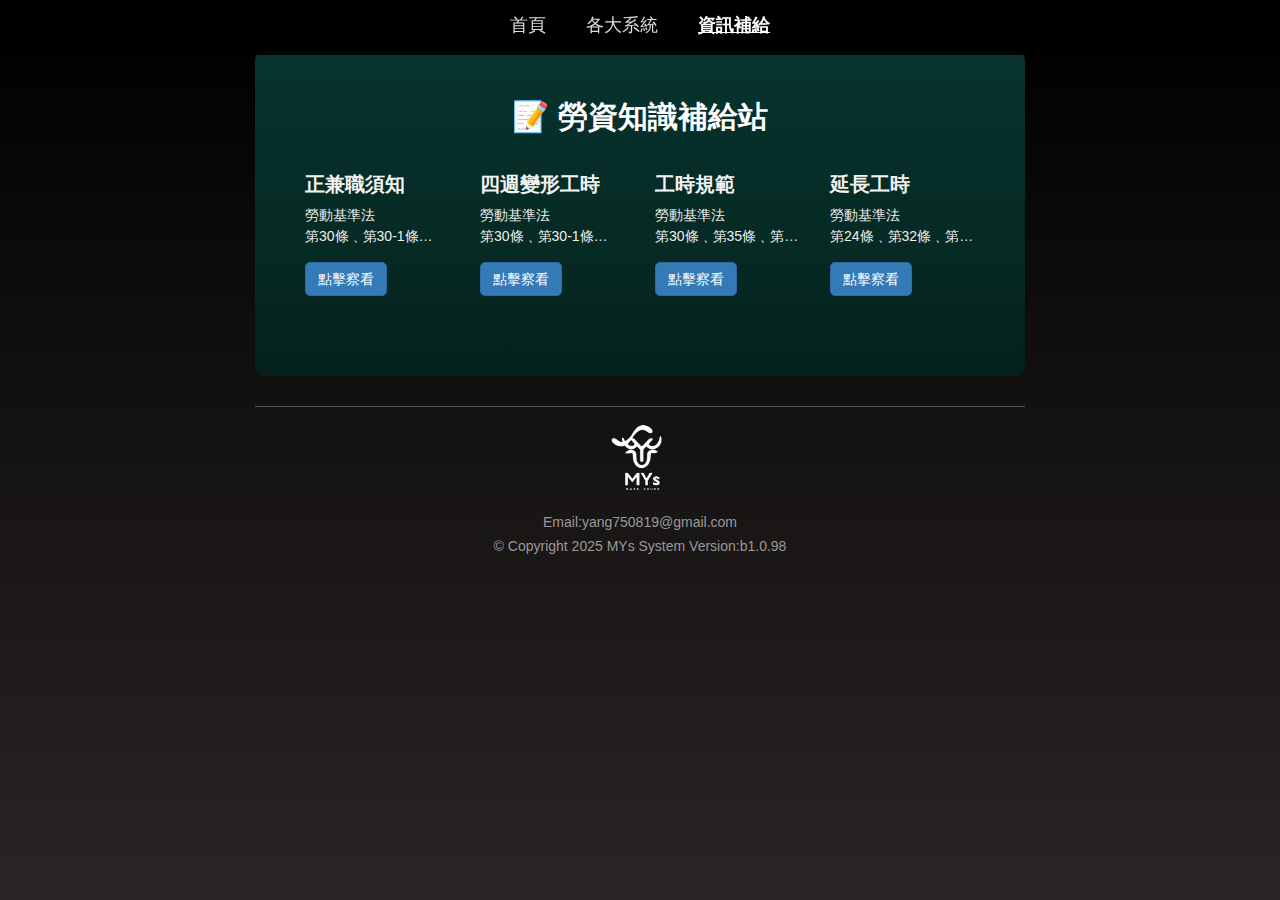
<file: about.html>
<!DOCTYPE html>
<html>
<head>
    <meta charset="utf-8" />
    <meta name="viewport" content="width=device-width, initial-scale=1.0">
    <title>知識補給-MeiYang</title>
    
    <link rel="stylesheet" href="https://maxcdn.bootstrapcdn.com/bootstrap/3.4.1/css/bootstrap.min.css">
    <link rel="stylesheet" type="text/css" href="style.css" />
</head>

<body>
    <div class="navbar navbar-inverse navbar-fixed-top">
        <div class="container">
            <div class="navbar-collapse collapse">
                <ul class="nav navbar-nav">
                    <li><a href="index.html">首頁</a></li>
                    <li><a href="system.html">各大系統</a></li>
                    <li class="active"><a href="about.html">資訊補給</a></li>
                </ul>
            </div>
        </div>
    </div>

    <div class="container body-content">

    <div class="indexSystemInfo" style="background: linear-gradient(180deg,rgba(7, 51, 47, 1) 0%, rgba(6, 42, 36, 1) 59%, rgba(4, 33, 28, 1) 100%);">
        
        <h1 class="main-title">📝 勞資知識補給站 </h1>

        <div class="row">
            <div class="col-md-3 col-xs-6">
                <h2>正兼職須知</h2>
                <p class="desc-text">
                    勞動基準法<br>
                    第30條﹑第30-1條<br>
                    <br>
                    2025-05-20<br>
                </p>
                <button type="button" class="btn btn-primary" data-toggle="modal" data-target="#modal-01">點擊察看</button>
            </div>
            <div class="col-md-3 col-xs-6">
                <h2>四週變形工時</h2>
                <p class="desc-text">
                    勞動基準法<br>
                    第30條﹑第30-1條<br>
                    <br>
                    2025-05-20<br>
                </p>
                <button type="button" class="btn btn-primary" data-toggle="modal" data-target="#modal-02">點擊察看</button>
            </div>
            <div class="col-md-3 col-xs-6">
                <h2>工時規範</h2>
                <p class="desc-text">
                    勞動基準法<br>
                    第30條﹑第35條﹑第36條<br>
                    第32條第一項<br>
                    <br>
                    2025-05-26<br>
                </p>
                <button type="button" class="btn btn-primary" data-toggle="modal" data-target="#modal-03">點擊察看</button>
            </div>
            <div class="col-md-3 col-xs-6">
                <h2>延長工時</h2>
                <p class="desc-text">
                    勞動基準法<br>
                    第24條﹑第32條﹑第37條<br>
                    第40條﹑第42條<br>
                    <br>
                    勞動基準法施行細則<br>
                    第10條﹑第12條﹑第13條<br>
                    <br>
                    2025-06-17<br>
                </p>
                <button type="button" class="btn btn-primary" data-toggle="modal" data-target="#modal-04">點擊察看</button>
            </div>
        </div>
    </div> 

<div class="modal fade" id="modal-01" tabindex="-1" role="dialog">
        <div class="modal-dialog">
            <div class="modal-content">
                <div class="modal-header">
                    <button type="button" class="close" data-dismiss="modal">&times;</button>
                    <h2 class="modal-title" style="text-align:center">正兼職權益</h2>
                </div>
                <div class="modal-body">
                    <div class="modal-desc-full"></div>
                    
                    <ul class="list-unstyled">
                        <li style="margin-bottom:15px">
                            『 全形工時 』
                            <ol>
                                <li>須符合「中央主管機關（勞動部）指定的行業」。</li>
                                <li>變形工時須經工會同意﹐如無工會者﹐則須經勞資會議同意。</li>
                                <li>將每個週期的排班表提前公告。</li>
                                <li>「排班表」須明確記載員工休假日﹑例假日及工作時間。</li>
                            </ol>
                        </li>
                        
                        <li style="margin-bottom:15px">
                            『 部分工時 』
                            <ol>
                                <li>時薪不得低於法定基本工資﹐2025/04/18基本時薪為新台幣190元。</li>
                                <li>以下介紹以四週變形工時為例。</li>
                            </ol>
                        </li>
                        
                        <li style="margin-bottom:15px">
                            『 共同權益 』
                            <ol>
                                <li>皆享有國定假日及特別休假。</li>
                                <li>勞保﹐。</li>
                                <li>。</li>
                            </ol>
                        </li>
                        
                        <li style="margin-bottom:15px">
                            『 部分工時 』
                            <ol>
                                <li>一週內應安排兩天休假﹐一天例假日﹑另一天休息日。</li>
                                <li>同﹑跨週期不得連續上06天班。</li>
                                <li>若同﹑跨週期第06天班為休息日加班。</li>
                            </ol>
                        </li>
                    </ul>
                    
                    <div style="text-align: center;">
                        <img src="assets/img3/變形工時.jpg" alt="變形工時" />
                    </div>
                    <br>
                    <div class="links">
                        <a href="https://reurl.cc/zqd910">　　第30條 &raquo;</a>
                        <a href="https://reurl.cc/aeWydl">　第30-1條 &raquo;</a>
                    </div>
                </div>
                <div class="modal-footer">
                    <button type="button" class="btn btn-default" data-dismiss="modal">關閉</button>
                </div>
            </div>
        </div>
    </div>

    <div class="modal fade" id="modal-02" tabindex="-1" role="dialog">
        <div class="modal-dialog">
            <div class="modal-content">
                <div class="modal-header">
                    <button type="button" class="close" data-dismiss="modal">&times;</button>
                    <h2 class="modal-title" style="text-align:center">變形工時</h2>
                </div>
                <div class="modal-body">
                    <div class="modal-desc-full"></div>
                    
                    <ul class="list-unstyled">
                        <li style="margin-bottom:15px">
                            『 實施規範 』
                            <ol>
                                <li>須符合「中央主管機關（勞動部）指定的行業」。</li>
                                <li>變形工時須經工會同意﹐如無工會者﹐則須經勞資會議同意。</li>
                                <li>將每個週期的排班表提前公告。</li>
                                <li>「排班表」須明確記載員工休假日﹑例假日及工作時間。</li>
                                <li>員工數若未達3人﹐僅需徵得所有員工同意即可實施變形工時。</li>
                                <li>分兩週﹑四週及八週變形工時。</li>
                            </ol>
                        </li>
                        
                        <li style="margin-bottom:15px">
                            『 實施行業 』
                            <ol>
                                <li>四週變形工時之排班方式最為普遍。</li>
                                <li>以下介紹以四週變形工時為例。</li>
                            </ol>
                        </li>
                        
                        <li style="margin-bottom:15px">
                            『 全時工時 』
                            <ol>
                                <li>不被「七休一」規則所限制﹐允許全職員工接連上班達12天。</li>
                                <li>時數 ▶ 每日工時最多10小時﹐每4週工時總計不超出160小時。</li>
                                <li>天數 ▶ 每雙週需有2天例假﹐每4週至少應有8天例假及休息日。</li>
                            </ol>
                        </li>
                        
                        <li style="margin-bottom:15px">
                            『 部分工時 』
                            <ol>
                                <li>一週內應安排兩天休假﹐一天例假日﹑另一天休息日。</li>
                                <li>同﹑跨週期不得連續上06天班。</li>
                                <li>若同﹑跨週期第06天班為休息日加班。</li>
                            </ol>
                        </li>
                    </ul>
                    
                    <div style="text-align: center;">
                        <img src="assets/img3/變形工時.jpg" alt="變形工時" />
                    </div>
                    <br>
                    <div class="links">
                        <a href="https://reurl.cc/zqd910">　　第30條 &raquo;</a>
                        <a href="https://reurl.cc/aeWydl">　第30-1條 &raquo;</a>
                        <a href="https://reurl.cc/lzx6yd">　實施行業 &raquo;</a>
                    </div>
                </div>
                <div class="modal-footer">
                    <button type="button" class="btn btn-default" data-dismiss="modal">關閉</button>
                </div>
            </div>
        </div>
    </div>

    <div class="modal fade" id="modal-03" tabindex="-1" role="dialog">
        <div class="modal-dialog">
            <div class="modal-content">
                <div class="modal-header">
                    <button type="button" class="close" data-dismiss="modal">&times;</button>
                    <h2 class="modal-title" style="text-align:center">工時規範</h2>
                </div>
                <div class="modal-body">
                    <div class="modal-desc-full"></div>
                    
                    <ul class="list-unstyled">
                        <li style="margin-bottom:15px">
                            『 規範 』
                            <ol>
                                <li>在每七日工作週期內﹐須得安排兩天休息﹐分為別例假日及休息日。</li>
                                <li>每日的正常工作時間不應超過8小時﹐且每週工時計算上限則設為40小時。</li>
                                <li>勞工持續工作4小時﹐雇主必須提供至少30分鐘的休息時間。</li>
                            </ol>
                        </li>
                        
                        <li style="margin-bottom:15px">
                            『 例外 』
                            <ol>
                                <li>若有連續性或緊急狀況﹐可在工作時間內另調配休息時間。</li>
                                <li>若須配合公司延長工時, 每日不超過12小時﹐且每月不超過46小時。</li>
                            </ol>
                        </li>
                    </ul>
                    <br>
                    <div class="links">
                        <a href="https://reurl.cc/zqd910">　　第30條 &raquo;</a>
                        <a href="https://reurl.cc/DqV5le">　第32條第一項 &raquo;</a>
                        <a href="https://reurl.cc/yR3VvE">　第35條 &raquo;</a>
                        <a href="https://reurl.cc/vQZNve">　第36條 &raquo;</a>
                    </div>
                </div>
                <div class="modal-footer">
                    <button type="button" class="btn btn-default" data-dismiss="modal">關閉</button>
                </div>
            </div>
        </div>
    </div>

    <div class="modal fade" id="modal-04" tabindex="-1" role="dialog">
        <div class="modal-dialog">
            <div class="modal-content">
                <div class="modal-header">
                    <button type="button" class="close" data-dismiss="modal">&times;</button>
                    <h2 class="modal-title" style="text-align:center">延長工時</h2>
                </div>
                <div class="modal-body">
                    <div class="modal-desc-full"></div>
                    
                    <ul class="list-unstyled">
                        <li style="margin-bottom:15px">
                            『 加班定義及說明 』
                            <ol>
                                <li>雇主與員工約定加班﹐安排國定假日或特休出勤﹐都須事先獲得員工同意。</li>
                                <li>平日工作8小時內為法令規定之正常工作時間﹐08小時候後持續上班開始計算加班。</li>
                                <li>加班費計算應以用「分鐘」計算。</li>
                                <li>加班費計算基準應用「全薪」計算(月薪制)﹐勿用「底薪、本薪」計算。</li>
                                <li>加班不能強制換補休﹐優先給加班費﹐除非員工自願放棄領取加班費。</li>
                                <li>加班費用須用1.34或1.67做計算﹐建議再無條件進位﹐不低於勞基法標準。</li>
                                <li>休息日加班連續工作四小時也須提供給勞工至少半小時休息時間。</li>
                            </ol>
                        </li>
                        
                        <li style="margin-bottom:15px">
                            『 平日延長工作時間01~02小時內 』
                            <ol>
                                <li>即上班第09及10小時(扣除休息時間)。</li>
                                <li>加班費=每小時工資額*1.34倍*加班時數。</li>
                            </ol>
                        </li>
                        
                        <li style="margin-bottom:15px">
                            『 平日延長工作時間03~04小時內 』
                            <ol>
                                <li>即上班第11及12小時(扣除休息時間)。</li>
                                <li>加班費=每小時工資額*1.67倍*加班時數。</li>
                            </ol>
                        </li>
                        
                        <li style="margin-bottom:15px">
                            『 平日延長工作時間04小時以上 』
                            <ol>
                                <li>須因天災﹑事變或突發事件才可再延長。</li>
                                <li>加班費=平日每小時工資額*2倍*加班時數。</li>
                                <li>以上08~12小時當日加班費都為各自相加。</li>
                            </ol>
                        </li>
                        
                        <li style="margin-bottom:15px">
                            『 休息日加班 』
                            <ol>
                                <li>工作時間在2小時以內者﹐按平日每小時工資額*1.34倍*加班時數。</li>
                                <li>工作03~08小時後繼續工作者﹐按平日每小時工資額*1.67倍*加班時數。</li>
                                <li>工作09~12小時後繼續工作者﹐按平日每小時工資額*2.67倍*加班時數。</li>
                                <li>當日加班費以上各自相加。</li>
                                <li>休息日雖允許加班﹐但不得超過12小時。</li>
                            </ol>
                        </li>
                        
                        <li style="margin-bottom:15px">
                            『 例假日加班 』
                            <ol>
                                <li>依法只有在遭遇天災﹑事變或突發事件﹐才能例假日加班。</li>
                                <li>月薪制勞工加班在08小時內﹐無論實際工作多久都算8小時﹐統一給一日工資。</li>
                                <li>時薪制勞工說明可參考最下面圖示說明。</li>
                                <li>加班至第09~12小時﹐加班費以每小時工資額*2倍計算。</li>
                                <li>須多給一天補休。</li>
                                <li>當日加班費以上各自相加。</li>
                            </ol>
                        </li>
                        
                        <li style="margin-bottom:15px">
                            『 特休及國定假日加班 』
                            <ol>
                                <li>須徵得勞工同意﹐或是因季節性關係有趕工必要並經勞工或工會同意。</li>
                                <li>月薪制及時薪制勞工說明可參考最下面圖示說明。</li>
                                <li>加班至第09﹑10小時﹐按平日每小時工資額*1.34倍加班時數。</li>
                                <li>加班至第11﹑12小時﹐按平日每小時工資額*1.67倍*加班時數。</li>
                                <li>當日加班費以上各自相加。</li>
                            </ol>
                        </li>
                        
                        <li style="margin-bottom:15px">
                            『 備註 』
                            <ol>
                                <li>月薪制員工﹕工資/30(天數)/8(時數)﹐為每小時工資額。</li>
                                <li>月薪制員工工資額為經常性給予工資﹐如伙食津貼﹑經常給予之獎金...等。</li>
                                <li>加班每日不超過12小時﹐且每月不超過46小時。</li>
                                <li>若隔日有上班﹐須間隔11小時。</li>
                            </ol>
                        </li>
                    </ul>
                    
                    <div style="text-align: center;">
                        <img src="assets/img3/加班計算-正職.png" alt="加班正職" /><br><br>
                        <img src="assets/img3/加班計算-兼職.png" alt="加班兼職" />
                    </div>
                    <br>
                    <div class="links">
                        <a>　勞動基準法</a><br>
                        <a href="https://reurl.cc/nma1n2">　第24條 &raquo;</a>
                        <a href="https://reurl.cc/xN59gb">　第32條 &raquo;</a>
                        <a href="https://reurl.cc/aeOn5Y">　第37條 &raquo;</a>
                        <a href="https://reurl.cc/yRdrrE">　第40條 &raquo;</a>
                        <a href="https://reurl.cc/mx8oqj">　第42條 &raquo;</a><br><br>
                        
                        <a>　勞動基準法施行細則</a><br>
                        <a href="https://reurl.cc/5Kj5o7">　第10條 &raquo;</a>
                        <a href="https://reurl.cc/0KApjo">　第12條 &raquo;</a>
                        <a href="https://reurl.cc/AMV7k8">　第13條 &raquo;</a><br><br>
                        
                        <a>　勞動法令判解函釋</a><br>
                        <a href="https://reurl.cc/bWQbRE">　(90)台勞動二字第 0026202 號函 &raquo;</a><br><br>
                        
                        <a>　加班費試算系統</a><br>
                        <a href="https://reurl.cc/Gn1AZG">　時薪制加班費試算系統 &raquo;</a>
                        <a href="https://reurl.cc/OYOv7D">　月薪制加班費試算系統 &raquo;</a>
                    </div>
                </div>
                <div class="modal-footer">
                    <button type="button" class="btn btn-default" data-dismiss="modal">關閉</button>
                </div>
            </div>
        </div>
    </div>
    <hr/>
    <footer style="text-align: center;">
        <div style="text-align: center;">
            <img src="assets/img1/MYs_logo_去背.png" class="footer-logo" alt="MYs Logo">
        </div>
        <p style="color: var(--sub-text-color)">Email:yang750819@gmail.com</p>
        <p style="color: var(--sub-text-color)">&copy; Copyright 2025 MYs System Version:b1.0.98</p>
    </footer>

    </div>

    <script src="https://ajax.googleapis.com/ajax/libs/jquery/3.7.1/jquery.min.js"></script>
    <script src="https://maxcdn.bootstrapcdn.com/bootstrap/3.4.1/js/bootstrap.min.js"></script>
<script src="https://ajax.googleapis.com/ajax/libs/jquery/3.7.1/jquery.min.js"></script>
    <script src="https://maxcdn.bootstrapcdn.com/bootstrap/3.4.1/js/bootstrap.min.js"></script>

    <div id="imgLightbox" class="lightbox-overlay">
        <span class="lightbox-close">&times;</span>
        <img class="lightbox-content" id="lightboxImage">
    </div>

    <script>
        $(document).ready(function(){
            // System/About 頁面自動抓取文字
            $('.modal').on('show.bs.modal', function (event) {
                var button = $(event.relatedTarget);
                // 只有當按鈕存在且外面有 desc-text 時才執行 (避免在 index.html 報錯)
                if (button.length && button.parent().find('.desc-text').length) {
                    var content = button.parent().find('.desc-text').html();
                    $(this).find('.modal-desc-full').html(content);
                }
            });

            // 點擊圖片放大 (燈箱效果)
            // 排除 footer logo 和 social icons
            $('img').not('.footer-logo').not('.social-icons img').on('click', function(){
                // 如果圖片外面有包 <a> (是連結)，就不執行放大，讓它正常跳轉
                if($(this).parent('a').length > 0) {
                    return;
                }

                var src = $(this).attr('src'); // 抓取圖片路徑
                $('#lightboxImage').attr('src', src); // 設定給燈箱
                $('#imgLightbox').fadeIn(); // 顯示燈箱
            });

            // 關閉燈箱 (點擊 X 或 背景)
            $('.lightbox-close, .lightbox-overlay').on('click', function(e){
                // 點擊圖片本身不關閉，點背景才關閉
                if(e.target.id !== 'lightboxImage') {
                     $('#imgLightbox').fadeOut();
                }
            });
        });
    </script>

</body>
</html>
</file>
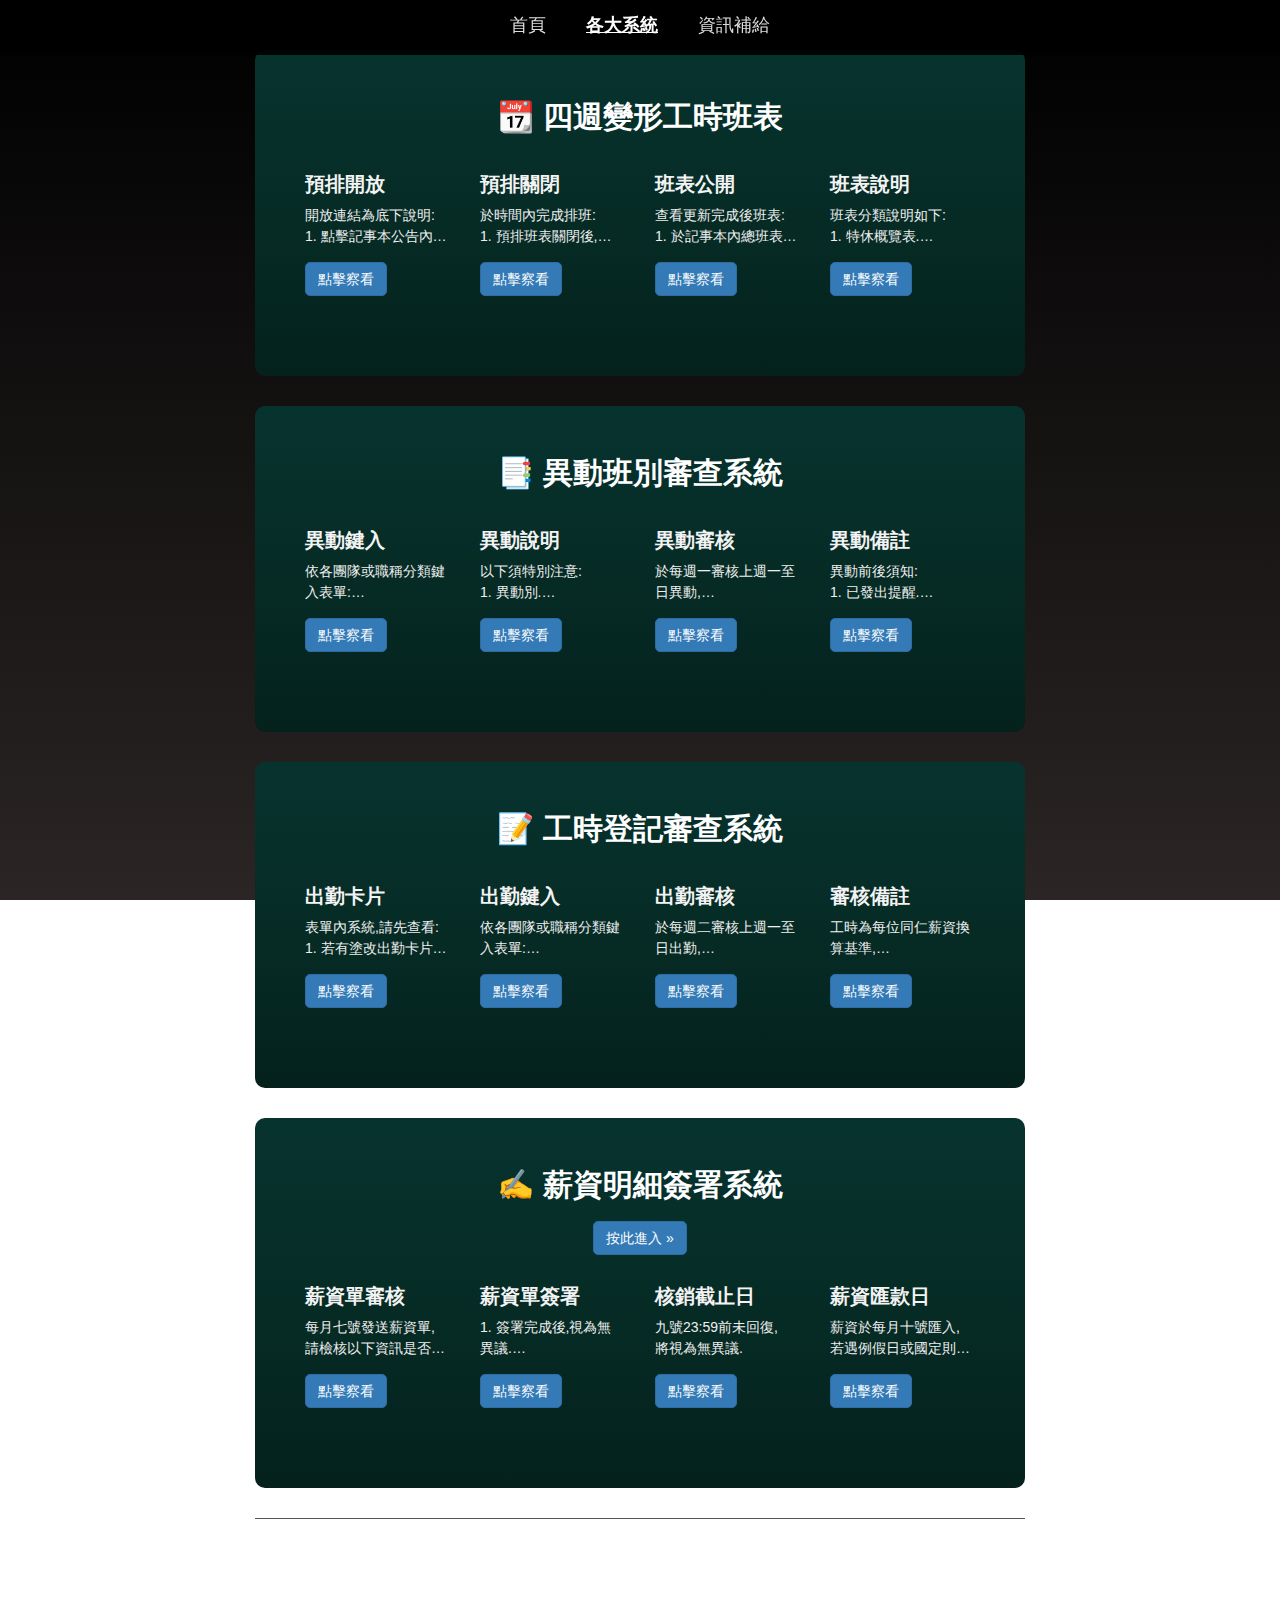
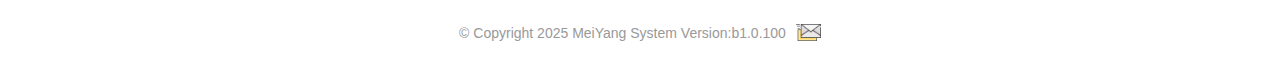
<file: system.html>
<!DOCTYPE html>
<html>
<head>
    <meta charset="utf-8" />
    <meta name="viewport" content="width=device-width, initial-scale=1.0">
    <title>系統操作-MeiYang</title>
    
    <link rel="stylesheet" href="https://maxcdn.bootstrapcdn.com/bootstrap/3.4.1/css/bootstrap.min.css">
    <link rel="stylesheet" type="text/css" href="style.css" />
</head>

<body>
    <div class="navbar navbar-inverse navbar-fixed-top">
        <div class="container">
            <div class="navbar-collapse collapse">
                <ul class="nav navbar-nav">
                    <li><a href="index.html">首頁</a></li>
                    <li class="active"><a href="system.html">各大系統</a></li>
                    <li><a href="about.html">資訊補給</a></li>
                </ul>
            </div>
        </div>
    </div>

    <div class="container body-content">

    <div class="indexSystemInfo" style="background: linear-gradient(180deg,rgba(7, 51, 47, 1) 0%, rgba(6, 42, 36, 1) 59%, rgba(4, 33, 28, 1) 100%);">
        <h1 class="main-title">📆 四週變形工時班表</h1>
        
        <div class="row">
            <div class="col-md-3 col-xs-6">
                <h2>預排開放</h2>
                <p class="desc-text">
                    開放連結為底下說明:<br>
                    1. 點擊記事本公告內預排連結前往系統.<br>
                    2. 查看E-mail授權通知.
                </p>
                <button type="button" class="btn btn-primary" data-toggle="modal" data-target="#modal-01">點擊察看</button>
            </div>

            <div class="col-md-3 col-xs-6">
                <h2>預排關閉</h2>
                <p class="desc-text">
                    於時間內完成排班:<br>
                    1. 預排班表關閉後,移除正兼職權限.<br>
                    2. 預排完成,開啟主管權限調整人力.
                </p>
                <button type="button" class="btn btn-primary" data-toggle="modal" data-target="#modal-02">點擊察看</button>
            </div>

            <div class="col-md-3 col-xs-6">
                <h2>班表公開</h2>
                <p class="desc-text">
                    查看更新完成後班表:<br>
                    1. 於記事本內總班表查審.<br>
                    2. 班表公開後預排班表權限將失效.
                </p>
                <button type="button" class="btn btn-primary" data-toggle="modal" data-target="#modal-03">點擊察看</button>
            </div>

            <div class="col-md-3 col-xs-6">
                <h2>班表說明</h2>
                <p class="desc-text">
                    班表分類說明如下:<br>
                    1. 特休概覽表.<br>
                    2. 國定及原民日概覽表.
                </p>
                <button type="button" class="btn btn-primary" data-toggle="modal" data-target="#modal-04">點擊察看</button>
            </div>
        </div>
    </div>
    
<div class="modal fade" id="modal-01" tabindex="-1" role="dialog">
        <div class="modal-dialog">
            <div class="modal-content">
                <div class="modal-header">
                    <button type="button" class="close" data-dismiss="modal">&times;</button>
                    <h2 class="modal-title" style="text-align:center">預排開放</h2>
                </div>
                <div class="modal-body">
                    <div class="modal-desc-full"></div>
                    
                    <ul class="list-unstyled">
                        <li style="margin-bottom:15px">
                            【 每三週預排流程 】
                            <ol>
                                <li>第一天﹕10:00後開啟《劃休預排系統》。</li>
                                <li>第三天﹕22:00後關閉《劃休預排系統》。</li>
                                <li>第六天﹕班表公開《總班表》。</li>
                            </ol>
                            <br>
                            <div style="text-align: center;">
                                <img src="assets/img2/班表1.jpg" />
                            </div>
                        </li>
                        
                        <li style="margin-bottom:15px">
                            【 快速簡易判斷 】
                            <ol>
                                <li>正職紅線隔日為預排開啟日。</li>
                                <li>如下方圖片所示﹕</li>
                            </ol>
                            <br> 
                            <div style="text-align: center;">
                                <img src="assets/img2/班表2.jpg" />
                            </div>
                        </li>
                    </ul>
                </div>
                <div class="modal-footer">
                    <button type="button" class="btn btn-default" data-dismiss="modal">關閉</button>
                </div>
            </div>
        </div>
    </div>

    <div class="modal fade" id="modal-02" tabindex="-1" role="dialog">
        <div class="modal-dialog">
            <div class="modal-content">
                <div class="modal-header">
                    <button type="button" class="close" data-dismiss="modal">&times;</button>
                    <h2 class="modal-title" style="text-align:center">預排關閉</h2>
                </div>
                <div class="modal-body">
                    <div class="modal-desc-full"></div>
                    
                    <ul class="list-unstyled">
                        <li style="margin-bottom:15px">
                            『 正職同仁適用 』
                            <ol>
                                <li>適用四週變形工時。</li>
                                <li>四週時數得達160小時。</li>
                                <li>每二週內應安排兩天例假日﹐共四天例假日。</li>
                                <li>例假日由同仁指定四天﹐休息日由團隊主管討論決行。</li>
                            </ol>
                        </li>
                        
                        <li style="margin-bottom:15px">
                            『 兼職同仁適用 』
                            <ol>
                                <li>適用一例一休。</li>
                                <li>雙週時數應達32小時﹐四週時數應達64小時。</li>
                                <li>一週內應安排一天例假日﹐及得安排一天休息日。</li>
                                <li>若已安排完例﹑休後﹐其他無法上班的日期應選無排班。</li>
                                <li>同、跨週期(就是紅線)不應連續上07天班。</li>
                            </ol>
                        </li>
                    </ul>
                </div>
                <div class="modal-footer">
                    <button type="button" class="btn btn-default" data-dismiss="modal">關閉</button>
                </div>
            </div>
        </div>
    </div>

    <div class="modal fade" id="modal-03" tabindex="-1" role="dialog">
        <div class="modal-dialog">
            <div class="modal-content">
                <div class="modal-header">
                    <button type="button" class="close" data-dismiss="modal">&times;</button>
                    <h2 class="modal-title" style="text-align:center">班表公開</h2>
                </div>
                <div class="modal-body">
                    <div class="modal-desc-full"></div>
                    
                    <ul class="list-unstyled">
                        <li style="margin-bottom:15px">
                            【 檢視 】
                            <ol>
                                <li>班表公開後請上總班表檢視。</li>
                                <li>如有問題﹐請盡速向排班主管反映。</li>
                            </ol>
                        </li>
                    </ul>
                </div>
                <div class="modal-footer">
                    <button type="button" class="btn btn-default" data-dismiss="modal">關閉</button>
                </div>
            </div>
        </div>
    </div>

    <div class="modal fade" id="modal-04" tabindex="-1" role="dialog">
        <div class="modal-dialog">
            <div class="modal-content">
                <div class="modal-header">
                    <button type="button" class="close" data-dismiss="modal">&times;</button>
                    <h2 class="modal-title" style="text-align:center">班表備註</h2>
                </div>
                <div class="modal-body">
                    <div class="modal-desc-full"></div>
                    
                    <ul class="list-unstyled">
                        <li style="margin-bottom:15px">
                            【 特別休假概覽表 】﹕
                            <ol>
                                <li>班表內可觀看個人今年及去年度特休狀況。</li>
                                <li>可隨時查看已使用日期及天數。</li>
                                <li>如下圖所示﹕</li>
                            </ol>
                            <br>
                            <div style="text-align: center;">
                                <img src="assets/img2/班表4.jpg" /><br><br>
                                <img src="assets/img2/班表5.jpg" />
                            </div>
                        </li>
                        
                        <li style="margin-bottom:15px">
                            【 國定假日概覽表 】
                            <ol>
                                <li>班表分頁中之國定假日概覽表內查看。</li>
                                <li>可隨時查看已使用日期及天數。</li>
                                <li>如下圖所示﹕</li>
                            </ol>
                            <br>
                            <div style="text-align: center;">
                                <img src="assets/img2/班表6.jpg" />
                            </div>
                        </li>
                    </ul>
                </div>
                <div class="modal-footer">
                    <button type="button" class="btn btn-default" data-dismiss="modal">關閉</button>
                </div>
            </div>
        </div>
    </div>

    <div class="indexSystemInfo" style="background: linear-gradient(180deg,rgba(7, 51, 47, 1) 0%, rgba(6, 42, 36, 1) 59%, rgba(4, 33, 28, 1) 100%);">
        <h1 class="main-title">📑 異動班別審查系統</h1>
        
        <div class="row">
            <div class="col-md-3 col-xs-6">
                <h2>異動鍵入</h2>
                <p class="desc-text">
                    依各團隊或職稱分類鍵入表單:<br>
                    1. 鍵入同仁各項資訊.
                </p>
                <button type="button" class="btn btn-primary" data-toggle="modal" data-target="#modal-05">點擊察看</button>
            </div>

            <div class="col-md-3 col-xs-6">
                <h2>異動說明</h2>
                <p class="desc-text">
                    以下須特別注意:<br>
                    1. 異動別.<br>
                    2. 歸屬列別.
                </p>
                <button type="button" class="btn btn-primary" data-toggle="modal" data-target="#modal-06">點擊察看</button>
            </div>

            <div class="col-md-3 col-xs-6">
                <h2>異動審核</h2>
                <p class="desc-text">
                    於每週一審核上週一至日異動,<br>
                    有下列幾種審核後核准圖示:<br>
                    【 💡 提醒 】 【 ❌ 退件 】<br>
                    【 🛎️ 補件 】 【 ✅ 通過 】
                </p>
                <button type="button" class="btn btn-primary" data-toggle="modal" data-target="#modal-07">點擊察看</button>
            </div>

            <div class="col-md-3 col-xs-6">
                <h2>異動備註</h2>
                <p class="desc-text">
                    異動前後須知:<br>
                    1. 已發出提醒.<br>
                    2. 說明及退件.
                </p>
                <button type="button" class="btn btn-primary" data-toggle="modal" data-target="#modal-08">點擊察看</button>
            </div>
        </div>
    </div>
    
<div class="modal fade" id="modal-05" tabindex="-1" role="dialog">
        <div class="modal-dialog">
            <div class="modal-content">
                <div class="modal-header">
                    <button type="button" class="close" data-dismiss="modal">&times;</button>
                    <h2 class="modal-title" style="text-align:center">異動鍵入</h2>
                </div>
                <div class="modal-body">
                    <div class="modal-desc-full"></div>
                    
                    <ul class="list-unstyled">
                        <li style="margin-bottom:15px">
                            【 異動日期】
                            <ol>
                                <li>舉例﹕鍵入01-02即可﹐一定要鍵入到「-」(半形)。</li>
                            </ol>
                        </li>
                        
                        <li>
                            【 原本班別 】
                            <ol>
                                <li>鍵入總班表內原始班別代號。</li>
                            </ol>
                            <br>
                        </li>
                        
                        <li>
                            【 異動後班別 】
                            <ol>
                                <li>鍵入異動後之班別代號。</li>
                            </ol>
                            <br>
                        </li>
                        
                        <li>
                            【 備註 】
                            <ol>
                                <li>須查看原本班別為何﹐就填寫什麼。</li>
                                <li>如原本班別代號為「-」﹐就填寫「-」。</li>
                            </ol>
                        </li>
                    </ul>
                </div>
                <div class="modal-footer">
                    <button type="button" class="btn btn-default" data-dismiss="modal">關閉</button>
                </div>
            </div>
        </div>
    </div>

    <div class="modal fade" id="modal-06" tabindex="-1" role="dialog">
        <div class="modal-dialog">
            <div class="modal-content">
                <div class="modal-header">
                    <button type="button" class="close" data-dismiss="modal">&times;</button>
                    <h2 class="modal-title" style="text-align:center">異動說明</h2>
                </div>
                <div class="modal-body">
                    <div class="modal-desc-full"></div>
                    
                    <ul class="list-unstyled">
                        <li style="margin-bottom:15px">
                            『 異動別 』
                            <ol>
                                <li>配合公司﹕配合公司調假﹑改班別或出公差等等。</li>
                                <li>個人因素﹕因個人因素請假﹑調假及改班別等等。</li>
                                <li>例外﹕如曠職或是特殊班別(不在原始班別內)。</li>
                            </ol>
                        </li>
                        
                        <li>
                            『 歸屬類別 』
                            <ol>
                                <li>請假﹕異動後班別為事假﹑病假或生理假。</li>
                                <li>換班別﹕異動後班別為年假﹑國定或班別改班別。</li>
                                <li>例休對換﹕顧名思義為例假日換休休息日或休息日換例假日。</li>
                                <li>例外﹕異動後班別為特殊班別或公假。</li>
                            </ol>
                            <br>
                        </li>
                        
                        <li>
                            『 備註 』
                            <ol>
                                <li>兼職同仁配合公司改無排班﹐為配合公司。</li>
                                <li>兼職同仁若個人因素改不上班﹐異動別一定為假別﹐不能異動成無排班。</li>
                                <li>若例休有對調﹐一定會異動兩次。</li>
                                <li>完成後於群組tag名揚回報。</li>
                                <li>回報說明﹕「XX有異動班別﹐已入系統。」。</li>
                            </ol>
                        </li>
                    </ul>
                </div>
                <div class="modal-footer">
                    <button type="button" class="btn btn-default" data-dismiss="modal">關閉</button>
                </div>
            </div>
        </div>
    </div>

    <div class="modal fade" id="modal-07" tabindex="-1" role="dialog">
        <div class="modal-dialog">
            <div class="modal-content">
                <div class="modal-header">
                    <button type="button" class="close" data-dismiss="modal">&times;</button>
                    <h2 class="modal-title" style="text-align:center">異動審核</h2>
                </div>
                <div class="modal-body">
                    <div class="modal-desc-full"></div>
                    
                    <ul class="list-unstyled">
                        <li style="margin-bottom:15px">
                            【 💡 提醒 】
                            <ol>
                                <li>於每週一發送提醒。</li>
                                <li>視月底情況﹐提前或延後審核。</li>
                            </ol>
                        </li>
                        
                        <li>
                            【 ❌ 退件 】
                            <ol>
                                <li>確認為鍵入錯誤錯誤。</li>
                                <li>原因會於核准備註說明。</li>
                                <li>完成後群組回覆退件訊息並tag名揚修正完畢。</li>
                            </ol>
                            <br>
                        </li>
                        
                        <li>
                            【 🛎️ 補件 】
                            <ol>
                                <li>確認說明或修正完畢﹐補件成功。</li>
                            </ol>
                            <br>
                        </li>
                        
                        <li>
                            【 ✅ 通過 】
                            <ol>
                                <li>確認鍵入正確無誤。</li>
                            </ol>
                        </li>
                    </ul>
                </div>
                <div class="modal-footer">
                    <button type="button" class="btn btn-default" data-dismiss="modal">關閉</button>
                </div>
            </div>
        </div>
    </div>

    <div class="modal fade" id="modal-08" tabindex="-1" role="dialog">
        <div class="modal-dialog">
            <div class="modal-content">
                <div class="modal-header">
                    <button type="button" class="close" data-dismiss="modal">&times;</button>
                    <h2 class="modal-title" style="text-align:center">異動備註</h2>
                </div>
                <div class="modal-body">
                    <div class="modal-desc-full"></div>
                    
                    <ul class="list-unstyled">
                        <li style="margin-bottom:15px">
                            【 提醒通知 】
                            <ol>
                                <li>於禮拜一前完成上週異動。</li>
                                <li>若已發出異動審核提醒﹐但尚未異動上週班別﹐異動後請於提醒通知回覆並tag名揚。</li>
                                <li>若發出異動審核提醒﹐週一當日又有異動﹐無須回覆異動提醒這則﹐因週一已為下週。</li>
                            </ol>
                            <br>
                            <div style="text-align: center;">
                                <img src="assets/img2/班表4.jpg" /><br><br>
                                <img src="assets/img2/班表5.jpg" />
                            </div>
                        </li>
                        
                        <li>
                            【 說明及退件】
                            <ol>
                                <li>若完成修正﹐皆須回覆通知並tag名揚。</li>
                                <li>用回覆可往上查找至原始訊息並結案。</li>
                                <li>如下圖所示﹕</li>
                            </ol>
                            <br>
                            <div style="text-align: center;">
                                <img src="assets/img2/班表6.jpg" />
                            </div>
                        </li>
                    </ul>
                </div>
                <div class="modal-footer">
                    <button type="button" class="btn btn-default" data-dismiss="modal">關閉</button>
                </div>
            </div>
        </div>
    </div>

    <div class="indexSystemInfo" style="background: linear-gradient(180deg,rgba(7, 51, 47, 1) 0%, rgba(6, 42, 36, 1) 59%, rgba(4, 33, 28, 1) 100%);">
        <h1 class="main-title">📝 工時登記審查系統</h1>
        
        <div class="row">
            <div class="col-md-3 col-xs-6">
                <h2>出勤卡片</h2>
                <p class="desc-text">
                    表單內系統,請先查看:<br>
                    1. 若有塗改出勤卡片主管須簽名.<br>
                    2. 詳細解說點擊查看詳見圖表.
                </p>
                <button type="button" class="btn btn-primary" data-toggle="modal" data-target="#modal-09">點擊察看</button>
            </div>

            <div class="col-md-3 col-xs-6">
                <h2>出勤鍵入</h2>
                <p class="desc-text">
                    依各團隊或職稱分類鍵入表單:<br>
                    1. 鍵入同仁各項資訊.<br>
                    2. 公式中小計為簡易判斷,還須自行判別.
                </p>
                <button type="button" class="btn btn-primary" data-toggle="modal" data-target="#modal-10">點擊察看</button>
            </div>

            <div class="col-md-3 col-xs-6">
                <h2>出勤審核</h2>
                <p class="desc-text">
                    於每週二審核上週一至日出勤,<br>
                    有下列幾種審核後核准圖示:<br>
                    【 💡 提醒 】<br>
                    【 ❌ 退件 】 【 ⚠️ 說明 】<br>
                    【 🛎️ 補件 】 【 ✅ 通過 】
                </p>
                <button type="button" class="btn btn-primary" data-toggle="modal" data-target="#modal-11">點擊察看</button>
            </div>

            <div class="col-md-3 col-xs-6">
                <h2>審核備註</h2>
                <p class="desc-text">
                    工時為每位同仁薪資換算基準,<br>
                    須仔細並認真查審及鍵入,<br>
                    須特別注意:<br>
                    1. 工時及休息時間<br>
                    2. 加班時數
                </p>
                <button type="button" class="btn btn-primary" data-toggle="modal" data-target="#modal-12">點擊察看</button>
            </div>
        </div>
    </div>
    
<div class="modal fade" id="modal-09" tabindex="-1" role="dialog">
        <div class="modal-dialog">
            <div class="modal-content">
                <div class="modal-header">
                    <button type="button" class="close" data-dismiss="modal">&times;</button>
                    <h2 class="modal-title" style="text-align:center">出勤卡片</h2>
                </div>
                <div class="modal-body">
                    <div class="modal-desc-full"></div>
                    
                    <ul class="list-unstyled">
                        <li style="margin-bottom:15px">
                            【 打卡位置 】
                            <ol>
                                <li>早晚班打卡方式。</li>
                                <li>跨夜打卡方式。</li>
                                <li>如下方圖片所示﹕</li>
                            </ol>
                            <div style="text-align: center;">
                                <img src="assets/img2/卡片1.jpg" />
                            </div>
                        </li>
                        
                        <li style="margin-bottom:15px">
                            【 卡片說明 】
                            <ol>
                                <li>基本資訊填寫。</li>
                                <li>若有遲到﹐當天日期打星號。</li>
                                <li>於每週日的日期都圈起來。</li>
                                <li>重複打卡﹑未打卡或塗改皆須主管簽名。</li>
                                <li>例﹑休及相關假別也須填寫。</li>
                                <li>如下方圖片所示﹕</li>
                            </ol>
                            <div style="text-align: center;">
                                <img src="assets/img2/卡片2.jpg" /><img src="assets/img2/卡片3.jpg" />
                            </div>
                        </li>
                    </ul>
                </div>
                <div class="modal-footer">
                    <button type="button" class="btn btn-default" data-dismiss="modal">關閉</button>
                </div>
            </div>
        </div>
    </div>

    <div class="modal fade" id="modal-10" tabindex="-1" role="dialog">
        <div class="modal-dialog">
            <div class="modal-content">
                <div class="modal-header">
                    <button type="button" class="close" data-dismiss="modal">&times;</button>
                    <h2 class="modal-title" style="text-align:center">出勤鍵入</h2>
                </div>
                <div class="modal-body">
                    <div class="modal-desc-full"></div>
                    
                    <ul class="list-unstyled">
                        <li style="margin-bottom:15px">
                            『 上班日期 』
                            <ol>
                                <li>舉例﹕鍵入01-02即可﹐一定要鍵入到「-」(半形)。</li>
                            </ol>
                        </li>
                        <li style="margin-bottom:15px">
                            『 上班及下班 』
                            <ol>
                                <li>直接鍵入﹐無須加冒號﹐舉例若10:00上班﹐鍵入1000即可。</li>
                                <li>若超過24:00﹐則加24鍵入﹐舉例為01:30下班﹐就鍵入2500即可。</li>
                                <li>若不在原始班別下班﹐須在當日備註是下幾點。</li>
                                <li>若上下班時間打15或45分前後﹐須在當日備註是上或下幾點鐘。</li>
                            </ol>
                        </li>
                        
                        <li style="margin-bottom:15px">
                            『 休息 』
                            <ol>
                                <li>表單小計為簡單判斷﹐休息時間須自行判別。</li>
                                <li>簡易判斷為超過4.5小為休半小﹐超過9小就是休一小。</li>
                                <li>若有遲到15分鐘以上﹐須特別說明是休半小或一小。</li>
                                <li>請於截止日完成修正。</li>
                                <li>完成後群組回覆訊息並tag修正完畢。</li>
                            </ol>
                        </li>
                        
                        <li style="margin-bottom:15px">
                            『 加班 』
                            <ol>
                                <li>表單加班公式只是簡易判別﹐還須搭配休息時間做計算。</li>
                                <li>同仁早上班或晚打卡﹐都會影響到公式加班運算。</li>
                                <li>務必仔細判別再行鍵入。</li>
                            </ol>
                        </li>
                        
                        <li style="margin-bottom:15px">
                            『 加班申請及加班時數 』
                            <ol>
                                <li>若有加班須填寫加班申請請打勾。</li>
                                <li>若公式內加班時間會跟實際加班時間不同﹐須自行判別後﹐填寫加班時數。</li>
                            </ol>
                        </li>
                        
                        <li style="margin-bottom:15px">
                            『 加班原因及當日備註 』
                            <ol>
                                <li>若有加班須填寫加班原因﹐若有多個原因﹐以「+」號連接。</li>
                                <li>若加班有顯示但確認無加班﹐於「當日備註」內填寫「處理私人事務」。</li>
                                <li>顧名思義加班原因就是填寫加班原因﹐當日備註就為備註事項。</li>
                            </ol>
                        </li>
                        
                        <li style="margin-bottom:15px">
                            『 登記人 』
                            <ol>
                                <li>記得填寫﹐登記日期會自動判別。</li>
                            </ol>
                        </li>
                        
                        <li style="margin-bottom:15px">
                            『 結語 』
                            <ol>
                                <li>在複製任何資訊﹐都要注意格式是否跑掉。</li>
                                <li>本人很在意格式是否跑掉。</li>
                            </ol>
                        </li>
                    </ul>
                </div>
                <div class="modal-footer">
                    <button type="button" class="btn btn-default" data-dismiss="modal">關閉</button>
                </div>
            </div>
        </div>
    </div>

    <div class="modal fade" id="modal-11" tabindex="-1" role="dialog">
        <div class="modal-dialog">
            <div class="modal-content">
                <div class="modal-header">
                    <button type="button" class="close" data-dismiss="modal">&times;</button>
                    <h2 class="modal-title" style="text-align:center">出勤審核</h2>
                </div>
                <div class="modal-body">
                    <div class="modal-desc-full"></div>
                    
                    <ul class="list-unstyled">
                        <li>
                            【 💡 提醒 】
                            <ol>
                                <li>於每週二發送提醒。</li>
                                <li>視月底情況﹐提前或延後審核。</li>
                            </ol>
                            <br>
                        </li>
                        
                        <li>
                            【 ⚠️ 說明 】
                            <ol>
                                <li>較不能判別是否為鍵入錯誤。</li>
                                <li>請於備註詳細說明。</li>
                                <li>原因會於核准備註說明。</li>
                                <li>完成後群組回覆說明訊息並tag名揚說明完畢。</li>
                            </ol>
                            <br>
                        </li>
                        
                        <li>
                            【 ❌ 退件 】
                            <ol>
                                <li>確認為鍵入錯誤或計算錯誤。</li>
                                <li>原因會於核准備註說明。</li>
                                <li>完成後群組回覆退件訊息並tag名揚修正完畢。</li>
                            </ol>
                            <br>
                        </li>
                        
                        <li>
                            【 🛎️ 補件 】
                            <ol>
                                <li>確認說明或修正完畢﹐補件成功。</li>
                            </ol>
                            <br>
                        </li>
                        
                        <li>
                            【 ✅ 通過 】
                            <ol>
                                <li>確認鍵入正確無誤。</li>
                            </ol>
                        </li>
                    </ul>
                </div>
                <div class="modal-footer">
                    <button type="button" class="btn btn-default" data-dismiss="modal">關閉</button>
                </div>
            </div>
        </div>
    </div>

    <div class="modal fade" id="modal-12" tabindex="-1" role="dialog">
        <div class="modal-dialog">
            <div class="modal-content">
                <div class="modal-header">
                    <button type="button" class="close" data-dismiss="modal">&times;</button>
                    <h2 class="modal-title" style="text-align:center">出勤備註</h2>
                </div>
                <div class="modal-body">
                    <div class="modal-desc-full"></div>
                    
                    <ul class="list-unstyled">
                        <li style="margin-bottom:15px">
                            【 🔺備註 】﹕
                            <ol>
                                <li>鍵入工時有否有誤。</li>
                                <li>鍵入休息時間是否有誤。</li>
                                <li>若有加班確實填寫原因。</li>
                            </ol>
                        </li>
                        
                        <li style="margin-bottom:15px">
                            【 🔺換算 】
                            <ol>
                                <li>休息時數換算。</li>
                                <li>加班時數判別。</li>
                                <li>加班時間換算。</li>
                            </ol>
                        </li>
                    </ul>
                </div>
                <div class="modal-footer">
                    <button type="button" class="btn btn-default" data-dismiss="modal">關閉</button>
                </div>
            </div>
        </div>
    </div>

<div class="indexSystemInfo" style="background: linear-gradient(180deg,rgba(7, 51, 47, 1) 0%, rgba(6, 42, 36, 1) 59%, rgba(4, 33, 28, 1) 100%);">
        <h1 class="main-title">✍️ 薪資明細簽署系統</h1>
        
        <p style="text-align:center;">
            <a href="#" class="btn btn-primary btn-large">按此進入 &raquo;</a>
        </p>

        <div class="row">
            <div class="col-md-3 col-xs-6">
                <h2>薪資單審核</h2>
                <p class="desc-text">
                    每月七號發送薪資單,<br>
                    請檢核以下資訊是否有誤:<br>
                    1. 出勤及加班時數.<br>
                    2. 明細收入及扣款.<br>
                    3. 薪資單備註列表.
                </p>
                <button type="button" class="btn btn-primary" data-toggle="modal" data-target="#modal-13">點擊察看</button>
            </div>

            <div class="col-md-3 col-xs-6">
                <h2>薪資單簽署</h2>
                <p class="desc-text">
                    1. 簽署完成後,視為無異議.<br>
                    2. 若有疑慮,優先找名揚反映.<br>
                    3. 依規定,簽署「親簽」全名.<br>
                    4. 於時間內完成,勿造成承辦困擾.
                </p>
                <button type="button" class="btn btn-primary" data-toggle="modal" data-target="#modal-14">點擊察看</button>
            </div>

            <div class="col-md-3 col-xs-6">
                <h2>核銷截止日</h2>
                <p class="desc-text">
                    九號23:59前未回復,<br>
                    將視為無異議.
                </p>
                <button type="button" class="btn btn-primary" data-toggle="modal" data-target="#modal-15">點擊察看</button>
            </div>

            <div class="col-md-3 col-xs-6">
                <h2>薪資匯款日</h2>
                <p class="desc-text">
                    薪資於每月十號匯入,<br>
                    若遇例假日或國定則順延.
                </p>
                <button type="button" class="btn btn-primary" data-toggle="modal" data-target="#modal-16">點擊察看</button>
            </div>
        </div>
    </div>

    <div class="modal fade" id="modal-13" tabindex="-1" role="dialog">
        <div class="modal-dialog">
            <div class="modal-content">
                <div class="modal-header">
                    <button type="button" class="close" data-dismiss="modal">&times;</button>
                    <h2 class="modal-title" style="text-align:center">薪資單審核</h2>
                </div>
                <div class="modal-body">
                    <div class="modal-desc-full"></div>
                </div>
                <div class="modal-footer">
                    <button type="button" class="btn btn-default" data-dismiss="modal">關閉</button>
                </div>
            </div>
        </div>
    </div>

    <div class="modal fade" id="modal-14" tabindex="-1" role="dialog">
        <div class="modal-dialog">
            <div class="modal-content">
                <div class="modal-header">
                    <button type="button" class="close" data-dismiss="modal">&times;</button>
                    <h2 class="modal-title" style="text-align:center">薪資單簽署</h2>
                </div>
                <div class="modal-body">
                    <div class="modal-desc-full"></div>
                </div>
                <div class="modal-footer">
                    <button type="button" class="btn btn-default" data-dismiss="modal">關閉</button>
                </div>
            </div>
        </div>
    </div>

    <div class="modal fade" id="modal-15" tabindex="-1" role="dialog">
        <div class="modal-dialog">
            <div class="modal-content">
                <div class="modal-header">
                    <button type="button" class="close" data-dismiss="modal">&times;</button>
                    <h2 class="modal-title" style="text-align:center">核銷截止日</h2>
                </div>
                <div class="modal-body">
                    <div class="modal-desc-full"></div>
                </div>
                <div class="modal-footer">
                    <button type="button" class="btn btn-default" data-dismiss="modal">關閉</button>
                </div>
            </div>
        </div>
    </div>

    <div class="modal fade" id="modal-16" tabindex="-1" role="dialog">
        <div class="modal-dialog">
            <div class="modal-content">
                <div class="modal-header">
                    <button type="button" class="close" data-dismiss="modal">&times;</button>
                    <h2 class="modal-title" style="text-align:center">薪資匯款日</h2>
                </div>
                <div class="modal-body">
                    <div class="modal-desc-full"></div>
                </div>
                <div class="modal-footer">
                    <button type="button" class="btn btn-default" data-dismiss="modal">關閉</button>
                </div>
            </div>
        </div>
    </div>

    <div class="modal fade" id="modal-contact" tabindex="-1" role="dialog">
        <div class="modal-dialog">
            <div class="modal-content">
                <div class="modal-header">
                    <button type="button" class="close" data-dismiss="modal">&times;</button>
                    <h2 class="modal-title contact-main-title" style="text-align:center">🪧 留言牆</h2>
                </div>
                <div class="modal-body">
                    <form id="contactForm">
                        <div class="form-group">
                            <label class="contact-sub-title">🔍 您的稱呼：</label>
                            <input type="text" name="name" class="form-control contact-input-text" placeholder="請輸入姓名或是暱稱..." required>
                        </div>
                        <div class="form-group">
                            <label class="contact-sub-title">📧 聯絡方式：</label>
                            <input type="email" name="email" class="form-control contact-input-text" placeholder="請填寫信箱或是LineID方便回覆訊息給您..." required>
                        </div>
                        <div class="form-group">
                            <label class="contact-sub-title">📃 事項分類：</label>
                            <select name="category" class="form-control contact-input-text" required>
                                <option value="" disabled selected>請選擇...</option>
                                <option value="🎵 音樂創作">🎵 音樂製作 / 創作相關</option>
                                <option value="🛠️ 企業系統">🛠️ 企業系統 / 系統諮詢</option>
                                <option value="⚖️ 勞資承辦">⚖️ 勞資相關 / 薪資諮詢</option>
                                <option value="🌐 問題回報">🐛 網站問題及優化回報</option>
                                <option value="👋 其他">👋 其他 / 純粹打招呼</option>
                            </select>
                        </div>
                        <div class="form-group">
                            <label class="contact-sub-title">📝 詳細內容：</label>
                            <textarea name="details" class="form-control contact-input-text" rows="5" placeholder="請描述您的需求或是詢問事項..." required></textarea>
                        </div>
                        
                        <div style="text-align:center; margin-top: 20px; display: flex; justify-content: center; gap: 15px;">
                            <button type="button" class="btn btn-default" data-dismiss="modal" style="width: 40%;">取消</button>
                            <button type="submit" class="btn btn-primary" id="submitBtn" style="width: 40%;">送出訊息</button>
                        </div>
                    </form>
                </div>
            </div>
        </div>
    </div>        
        
    <hr/>
    <footer style="text-align: center;">
        <div style="text-align: center;">
            <img src="assets/img1/MYs_logo_去背.png" class="footer-logo" alt="MYs Logo">
        </div>
        
        <div style="display: flex; justify-content: center; align-items: center; gap: 10px; margin-bottom: 20px;">
            <p style="color: var(--sub-text-color); margin: 0;">&copy; Copyright 2025 MeiYang System Version:b1.0.100</p>
            <img src="assets/img1/mail.png" class="mail-icon-btn" alt="聯絡我們" data-toggle="modal" data-target="#modal-contact">
        </div>
    </footer>

    </div>
    
    <script src="https://ajax.googleapis.com/ajax/libs/jquery/3.7.1/jquery.min.js"></script>
    <script src="https://maxcdn.bootstrapcdn.com/bootstrap/3.4.1/js/bootstrap.min.js"></script>
<script src="https://ajax.googleapis.com/ajax/libs/jquery/3.7.1/jquery.min.js"></script>
    <script src="https://maxcdn.bootstrapcdn.com/bootstrap/3.4.1/js/bootstrap.min.js"></script>

    <div id="imgLightbox" class="lightbox-overlay">
        <span class="lightbox-close">&times;</span>
        <img class="lightbox-content" id="lightboxImage">
    </div>

    <script>
        $(document).ready(function(){
            // System/About 頁面自動抓取文字
            $('.modal').on('show.bs.modal', function (event) {
                var button = $(event.relatedTarget);
                // 只有當按鈕存在且外面有 desc-text 時才執行 (避免在 index.html 報錯)
                if (button.length && button.parent().find('.desc-text').length) {
                    var content = button.parent().find('.desc-text').html();
                    $(this).find('.modal-desc-full').html(content);
                }
            });

            // 點擊圖片放大 (燈箱效果)
            // 排除 footer logo 和 social icons
            $('img').not('.footer-logo').not('.social-icons img').on('click', function(){
                // 如果圖片外面有包 <a> (是連結)，就不執行放大，讓它正常跳轉
                if($(this).parent('a').length > 0) {
                    return;
                }

                var src = $(this).attr('src'); // 抓取圖片路徑
                $('#lightboxImage').attr('src', src); // 設定給燈箱
                $('#imgLightbox').fadeIn(); // 顯示燈箱
            });

            // 關閉燈箱 (點擊 X 或 背景)
            $('.lightbox-close, .lightbox-overlay').on('click', function(e){
                // 點擊圖片本身不關閉，點背景才關閉
                if(e.target.id !== 'lightboxImage') {
                     $('#imgLightbox').fadeOut();
                }
            });
        });

               // 聯絡表單送出
            $('#contactForm').on('submit', function(e) {
                e.preventDefault();

                var btn = $('#submitBtn');
                var originalText = btn.text();
                
                btn.text('⏳ 傳送中，請耐心等候，請勿關閉此介面...').prop('disabled', true);

                var formData = {
                    name: $('input[name=name]').val(),
                    email: $('input[name=email]').val(),
                    category: $('select[name=category]').val(),
                    details: $('textarea[name=details]').val()
                };

                // ★★★ 請記得換成您的 Google Apps Script 網址 ★★★
                var scriptURL = "https://script.google.com/macros/s/AKfycbzBq1_rGvFUccWwq4U8c6SZGOw6P1jRt5k8JrrdhwUgSDjrUV1Acau67RZgzUM_nzmGAQ/exec";

                $.ajax({
                    url: scriptURL,
                    type: "POST",
                    data: formData,
                    success: function(response) {
                        alert("✅ 訊息已送出，我會盡快回覆您！");
                        $('#contactForm')[0].reset();
                        $('#modal-contact').modal('hide');
                    },
                    error: function() {
                        alert("❌ 傳送失敗，請稍後再試！");
                    },
                    complete: function() {
                        btn.text(originalText).prop('disabled', false);
                    }
                });
            });
        });     
    </script>

</body>
</html>
</file>
<file: style.css>
@charset "UTF-8";

/* ================ 配色/字級/元件/圖片設定區（可自行調整） ================*/
:root {
    /* ==================== 0. 全站通用背景與字體 ==================== */
    --bg-style-1: linear-gradient(0deg, rgba(43,37,37,1) 0%, rgba(0,0,0,1) 100%);
    --bg-style-2: linear-gradient(180deg, #1a1a1a 0%, #333333 100%);
    --bg-style-3: #262626;

    /* 圓體字型 */
    --main-font: 'Arial Rounded MT Bold', 'Helvetica Rounded', Arial, sans-serif; 

    /* ==================== 1. 導航列設定 (Navbar) ==================== */
    
    /* [首頁] [各大系統] [資訊補給] */
    --nav-item-size: 18px;          /* 文字大小 */
    --nav-text-color: #ddd;         /* 平常顏色 */
    --nav-active-color: #FFFFFF;    /* 選中顏色 */
    --nav-padding-y: 15px;          /* 上下厚度 */
    --nav-padding-x: 20px;          /* 左右間距 */


    /* ==================== 2. 首頁 (index.html) 獨立設定 ==================== */
    
    /* [MeiYang 卡片] */
    --card-bg-color: #262626;        /* 卡片底色 */     
    --home-name-size: 30px;          /* MeiYang 名字大小 */
    --home-name-color: #FFFFFF;      /* MeiYang 名字顏色 */      
    --home-desc-color: #efefef;      /* 預設內文顏色 */
    --home-card-top-spacing: 20px;   /* 卡片距離頂部的高度 */
    --home-name-margin-top: 0px;     /* 名字距離圖片的高度 */

    /* [個人介紹與經歷] (可獨立調整) */
    --intro-text-size: 16px;         /* 文字大小 */
    --intro-text-color: #cccccc;     /* 文字顏色 */
    
    --exp-text-size: 16px;           /* 文字大小 */
    --exp-text-color: #cccccc;       /* 文字顏色 */

    /* [區塊標題] (音樂作品、業務承接事項) */
    --home-section-title-size: 30px; /* 標題大小 */
    --home-section-title-color: #FFFFFF; /* 標題顏色 */

    /* ==================== 3. 各大系統 & 資訊補給 (system/about) 獨立設定 ==================== */
    
    /* [大標題 H1] (四週變形工時、勞資知識補給站) */
    --sys-h1-size: 30px;             /* H1 大小 */
    --sys-h1-color: #FFFFFF;         /* H1 顏色 */

    /* [小標題] (預排開放、正兼職須知) */
    --sys-card-title-size: 20px;     /* 小標題大小 */
    --sys-card-title-color: #f3f3f3; /* 小標題顏色 */

    /* [內文說明] (開放連結為...) */
    --sys-text-size: 14px;           /* 內文大小 */
    --sys-text-color: #efefef;       /* 內文顏色 */
    --sys-text-line-height: 1.5;     /* 行高 */
    --sys-text-lines: 2;             /* 強制行數 (超過變...) */

    /* ==================== 4. 頁尾版權 (Footer) 獨立設定 ==================== */
    
    /* [文字] (Email, Copyright) */
    --footer-text-size: 14px;        /* 文字大小 */
    --footer-text-color: #999999;    /* 文字顏色 */
    
    /* [圖片] (MYs Logo) */
    --footer-logo-width-pc: 100px;    /* 電腦版寬度 */
    --footer-logo-width-mobile: 100px; /* 手機版寬度 */

    /* [間距控制] */
    --footer-logo-margin-top: 1px;       /* Logo 距離上方橫線的距離 */
    --footer-logo-margin-bottom: 0px;   /* Logo 距離下方 Email 的距離 */
    --footer-text-margin-y: 4px;        /* Email 與 Copyright 的間距 */


    /* ==================== 5. 其他元件設定 ==================== */
    /* [按鈕] */
    --btn-radius: 5px;               /* 圓角 */
    --btn-font-size: 14px;           /* 大小 */
    --btn-p-bg: #337ab7;             /* 背景藍 */
    --btn-p-border: #2e6da4;         /* 邊框深藍 */

    /* [彈跳視窗 (Modal)] */
    --modal-bg-color: #e6b8af;       /* 視窗背景色 */
    --modal-text-color: #333333;     /* 視窗內文字色 (深色) */
    
    /* [內容圖片] (視窗內的截圖) */
    --content-img-width-pc: 80%;     /* 電腦版寬度 */
    --content-img-width-mobile: 90%; /* 手機版寬度 */
}

/* ================ 設定區結束，下方為樣式邏輯 ================ */

/* 基本設定 */
body {
    background: var(--bg-style-1);
    background-attachment: fixed;
    color: var(--main-text-color);
    font-family: var(--main-font);
    overflow-x: hidden;
    padding-top: 50px;
}

/* RWD 容器 */
.container.body-content {
    max-width: 2000px !important;
    padding-left: 200px;
    padding-right: 200px;
    overflow: hidden;
}
@media (max-width: 768px) {
    .container.body-content { padding-left: 10px !important; padding-right: 10px !important; }
    .indexSystemInfo { padding: 20px !important; }
    .col-xs-6 h2 { font-size: 18px !important; } /* 手機版小標題 */
    .footer-logo { width: var(--footer-logo-width-mobile) !important; }
    .modal-body img, .text-center img { width: var(--content-img-width-mobile) !important; }
}

/* 電腦版圖片 */
.modal-body img, .text-center img {
    width: var(--content-img-width-pc);
    height: auto;
    display: inline-block;
}

/* 導航列 (橫排) */
.navbar-inverse { background-color: rgba(0,0,0,0.9); border: none; min-height: 50px; }
.navbar-header { display: none !important; }
.navbar-collapse.collapse {
    display: block !important;
    height: auto !important;
    padding-bottom: 0;
    overflow: visible !important;
    text-align: center;
}
.navbar-nav { float: none !important; display: inline-block !important; margin: 0 auto; }
.navbar-nav > li { float: left; }
.navbar-nav > li > a {
    font-size: var(--nav-item-size);
    padding: var(--nav-padding-y) var(--nav-padding-x);
    color: var(--nav-text-color) !important;
}
.navbar-nav > li.active > a {
    color: var(--nav-active-color) !important;
    font-weight: bold;
    background-color: transparent !important;
    text-decoration: underline;
}

/* 首頁卡片 */
.happy {
    width: 800px;
    margin: var(--home-card-top-spacing) auto 20px auto; 
    border: solid 1px gray;
    background-color: var(--card-bg-color);
    overflow: hidden; 
}
.bdcard { width: 300px; float: left; padding: 20px; }
.bdcard img { display: block; width: 100%; }
.bdtext { 
    float: right; 
    width: 430px; 
    padding: 20px 20px 0px 0px; 
    color: var(--home-desc-color); 
}
.bdtext h1 {
    font-size: var(--home-name-size);
    color: var(--home-name-color);
    margin-top: var(--home-name-margin-top);
    margin-bottom: 10px;
}
/* 首頁文字獨立設定 */
.bdtext .intro-text {
    font-size: var(--intro-text-size);
    color: var(--intro-text-color);
    margin-bottom: 5px;
}
.bdtext .exp-text {
    font-size: var(--exp-text-size);
    color: var(--exp-text-color);
    margin-bottom: 3px;
}
@media (max-width: 768px) {
    .happy { width: 100% !important; height: auto !important; }
    .bdcard, .bdtext { width: 100% !important; float: none !important; padding: 10px !important; }
}

/* 首頁區塊標題 */
.home-section-title {
    font-size: var(--home-section-title-size) !important;
    color: var(--home-section-title-color) !important;
    font-weight: bold;
}

/* 內容區塊背板 */
.indexSystemInfo {
    padding: 50px;
    margin-bottom: 30px;
    border-radius: 10px;
}
.col-md-3, .col-xs-6 { margin-bottom: 30px; }

/* 系統/資訊頁 - H1 大標題 (強制置中) */
h1.main-title {
    text-align: center !important;
    font-size: var(--sys-h1-size) !important;
    color: var(--sys-h1-color) !important;
    margin-bottom: 20px;
    font-weight: bold;
    margin-top: 0;
}
/* 資訊頁副標題 */
h2.sub-title {
    text-align: center !important;
    font-size: 30px;
    margin-bottom: 40px;
    color: var(--sys-h1-color); /* 跟隨大標題顏色 */
}

/* 系統/資訊頁 - 小標題 */
.indexSystemInfo h2:not(.main-title):not(.sub-title), .col-md-3 h2, .col-xs-6 h2 {
    font-size: var(--sys-card-title-size) !important;
    color: var(--sys-card-title-color) !important;
    font-weight: bold;
}

/* 系統/資訊頁 - 內文 (強制兩行) */
.desc-text {
    color: var(--sys-text-color);
    font-size: var(--sys-text-size);
    line-height: var(--sys-text-line-height);
    display: -webkit-box;
    -webkit-line-clamp: var(--sys-text-lines);
    -webkit-box-orient: vertical;
    overflow: hidden;
    text-overflow: ellipsis;
    height: calc(var(--sys-text-size) * var(--sys-text-line-height) * var(--sys-text-lines));
    margin-bottom: 15px;
}

/* 按鈕 */
.btn-primary {
    background-color: var(--btn-p-bg);
    border-color: var(--btn-p-border);
    border-radius: var(--btn-radius);
    font-size: var(--btn-font-size);
}

/* Modal */
.modal-content {
    background-color: var(--modal-bg-color); 
    color: var(--modal-text-color); 
    text-align: left; 
}
/* 強制視窗標題置中 */
.modal-header .modal-title {
    text-align: center;
}
/* 點擊後看到的完整說明文字區塊 */
.modal-desc-full {
    margin-bottom: 20px;
    padding-bottom: 10px;
    border-bottom: 1px dashed #ccc;
    font-size: var(--sys-text-size);
    line-height: 1.6;
}

/* 頁尾 */
hr {
    margin-top: 10px;
    margin-bottom: 0;
    border-top: 1px solid #555; 
}
.footer-logo {
    width: var(--footer-logo-width-pc);
    height: auto;
    margin-top: var(--footer-logo-margin-top);        
    margin-bottom: var(--footer-logo-margin-bottom); 
    display: inline-block;
}
footer p {
    color: var(--footer-text-color) !important; 
    font-size: var(--footer-text-size) !important; 
    margin-top: var(--footer-text-margin-y);    
    margin-bottom: var(--footer-text-margin-y); 
}

/* ==================== 6. 圖片放大燈箱 (Lightbox) ==================== */

.lightbox-overlay {
    display: none; /* 預設隱藏 */
    position: fixed;
    z-index: 99999; /* 確保在最上層 */
    left: 0;
    top: 0;
    width: 100%;
    height: 100%;
    overflow: hidden; /* 防止捲動 */
    background-color: rgba(0,0,0,0.9); /* 黑色半透明背景 */
}

.lightbox-content {
    /* ★★★ 絕對置中核心語法 ★★★ */
    position: absolute;
    top: 50%;
    left: 50%;
    transform: translate(-50%, -50%); /* 讓圖片中心點對準螢幕中心點 */
    
    display: block;
    width: auto;      /* 寬度自動，配合高度 */
    height: auto;     /* 高度自動 */
    max-width: 90%;   /* 寬度不超過螢幕 90% */
    max-height: 90%;  /* 高度不超過螢幕 90% */
    object-fit: contain; /* 保持比例完整顯示 */
}

.lightbox-close {
    position: absolute;
    top: 20px;
    right: 30px;
    color: #f1f1f1;
    font-size: 40px;
    font-weight: bold;
    transition: 0.3s;
    cursor: pointer;
    z-index: 100000; /* 確保叉叉在圖片上面 */
}

.lightbox-close:hover,
.lightbox-close:focus {
    color: #bbb;
    text-decoration: none;
    cursor: pointer;
}

/* RWD: 手機版微調 */
@media only screen and (max-width: 700px){
    .lightbox-content {
        max-width: 95%; /* 手機版可以寬一點 */
        max-height: 80%; /* 留點空間給叉叉 */
    }
}

/* ==================== 7. 首頁折疊選單 (Accordion) ==================== */

/* 外層面板設定 */
.custom-panel {
    border: none !important;
    background-color: transparent !important;
    box-shadow: none !important;
    margin-bottom: 15px !important; /* 每個項目之間的距離 */
}

/* 標題框框設定 (點擊的那一條) */
.custom-heading {
    background-color: #333333 !important; /* 底色 (深灰) */
    border: 1px solid #555 !important;    /* 邊框顏色 */
    border-radius: 5px !important;        /* 圓角 */
    color: #ffffff !important;            /* 文字顏色 */
    padding: 15px !important;             /* 內距 (讓框框胖一點) */
    cursor: pointer;
    transition: background-color 0.3s;    /* 滑鼠移過去的變色效果 */
}

.custom-heading:hover {
    background-color: #444444 !important; /* 滑鼠移過去變稍微亮一點 */
}

.custom-heading a {
    text-decoration: none !important;     /* 去除底線 */
    display: block;                        /* 讓整條都能點 */
    font-size: 18px;                       /* 標題文字大小 */
    font-weight: bold;
}

/* 展開後的內容區塊 */
.custom-body {
    background-color: #262626 !important; /* 展開後的底色 */
    border: 1px solid #444 !important;    /* 展開後的邊框 */
    border-top: none !important;          /* 去掉上面的邊，接合標題 */
    color: #efefef !important;            /* 內文文字顏色 */
    padding: 20px !important;
}

/* 內文清單設定 */
.custom-list {
    padding-left: 20px;
    margin-bottom: 0;
}

.custom-list li {
    font-size: 16px;       /* 內文文字大小 */
    line-height: 1.8;      /* 行高 (行距) */
    color: #cccccc;        /* 稍微淡一點的顏色 */
    margin-bottom: 5px;
}

/* ==================== 8. 特殊排版修正 (連結2x2 & 圖示置中) ==================== */

/* 1. 音樂連結設定 */
/* 手機版 (預設)：維持原樣，置中就好 */
.music-links-grid {
    text-align: center;
    margin-top: 10px;
}

/* 電腦版 (螢幕 > 992px)：強制變 2x2 田字型 */
@media (min-width: 992px) {
    .music-links-grid {
        display: grid;
        grid-template-columns: 1fr 1fr; /* 左右各一半 */
        gap: 10px;                      /* 連結之間的空隙 */
        justify-items: center;          /* 連結本身置中 */
        max-width: 250px;               /* 限制寬度，讓它排得緊湊一點 */
        margin: 15px auto;              /* 整個區塊置中 */
    }
}

/* 2. 社群圖示 (Social Icons) 設定 */
.social-icons {
    text-align: center;
    margin-top: 20px;
    
    /* 強制不換行 & 確保寬度佔滿容器 */
    white-space: nowrap; 
    width: 100%;
    display: block;
}

/* 讓裡面的圖片按鈕保持間距 */
.social-icons a { 
    display: inline-block; 
    margin: 0 5px; 
}

/* ==================== 9. 聯絡表單與信箱圖示 (獨立設定) ==================== */

/* 獨立設定留言牆視窗的背景色 */
#modal-contact .modal-content {
    background-color: #666666; /* 面板顏色 (深灰) */
    /* border: 2px solid #333; */ /* 邊框顏色 */
}

/* A. 主標題設定 (例如：留言牆) */
.contact-main-title {
    color: #f3f3f3;       /* 文字顏色 (淺灰) */
    font-size: 25px;      /* 文字大小 (大標題) */
    font-weight: bold;    /* 文字粗細 (加粗) */
    margin: 0;            /* 歸零，避免被推擠 */
    padding: 10px 0;      /* 上下給一點空間，自然置中 */
    line-height: 1.2;     /* 行高修正 */
}

/* B. 副標題設定 (例如：您的稱呼、聯絡信箱...) */
.contact-sub-title {
    color: #f3f3f3;       /* 文字顏色 (淺灰) */
    font-size: 16px;      /* 文字大小 (標準) */
    margin-bottom: 5px;   /* 與下方輸入框的距離 */
    font-weight: bold;    /* 文字粗細 (加粗) */
    display: block;       /* 確保獨佔一行 */
}

/* C. 填寫文字設定 (輸入框內部的字 & 預設提示字) */
.contact-input-text {
    color: #000000;       /* 文字顏色 (全黑) */
    font-size: 13px;      /* 電腦版維持小字體 */
    border-radius: 10px;  /* 邊框圓角 */
    border: 1px solid #ccc; /* 邊框線條 */
    background-color: #efefef; /* 輸入框背景顏色 (淺灰) */
    padding: 10px;        /* 輸入框內部的留白 */
    width: 100%;          /* 寬度 */
    height: 45px !important;  /* 固定高度，確保每一格都一樣高 */
    line-height: 1.5;         /* 文字垂直置中 */
}

/* D. 詳細內容輸入框 (Textarea) 獨立設定 - 必須放在 .contact-input-text 之後 */
textarea.contact-input-text {
    height: 150px !important; /* 預設 (手機版) 高度 150px */
    resize: none;             /* 禁止使用者自己拉大小 */
    line-height: 1.5;
}

/* E. 電腦版專用設定：拉高詳細內容框框 */
@media screen and (min-width: 768px) {
    textarea.contact-input-text {
        height: 250px !important; /* 電腦版拉得更高，貼底對齊 */
    }
}

/* F. 防止 iPhone 自動放大 (手機版強制 16px) */
@media screen and (max-width: 768px) {
    .contact-input-text {
        font-size: 16px !important;
    }
    select.contact-input-text {
        font-size: 16px !important;
    }
}

/* 信箱小圖示設定 */
.mail-icon-btn {
    width: 25px;          /* 圖片寬度 */
    height: auto;         /* 高度 */
    cursor: pointer;      /* 滑鼠移過去變成手指形狀 */
    transition: transform 0.2s; /* 動畫效果時間 */
    opacity: 0.7;         /* 透明度 */
}

.mail-icon-btn:hover {
    transform: scale(1.1); /* 滑鼠移過去放大 1.1 倍 */
    opacity: 1;           /* 滑鼠移過去變完全不透明 */
}
</file>
